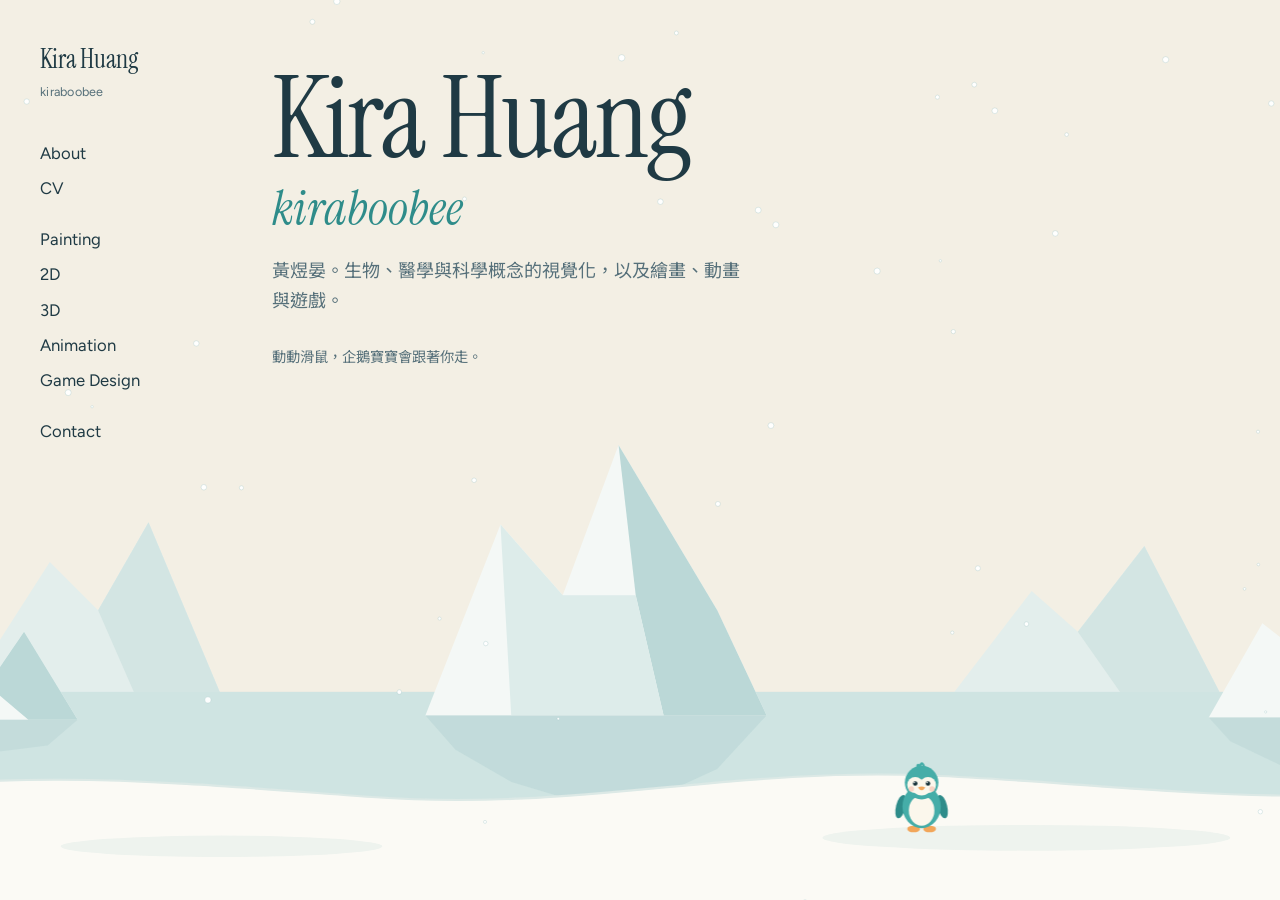
<file: site/index.html>
<!DOCTYPE html>
<html lang="zh-Hant-TW">
<head>
<meta charset="utf-8">
<meta name="viewport" content="width=device-width, initial-scale=1">
<title>Kira Huang Portfolio</title>
<meta name="description" content="Kira Huang（黃煜晏，kiraboobee）的線上作品集：繪畫、2D、3D、動畫與遊戲設計。">
<link rel="preconnect" href="https://fonts.googleapis.com">
<link rel="preconnect" href="https://fonts.gstatic.com" crossorigin>
<link href="https://fonts.googleapis.com/css2?family=Figtree:wght@400;500;600&family=Instrument+Serif:ital@0;1&family=Noto+Sans+TC:wght@400;500&family=Noto+Serif+TC:wght@400;600&display=swap" rel="stylesheet">
<link rel="stylesheet" href="assets/css/style.css">
</head>
<body class="is-home">

<a class="skip" href="#view">跳到主要內容</a>

<!-- 雪花與企鵝腳印畫在這張畫布上 -->
<canvas id="snow" aria-hidden="true"></canvas>

<!-- 冰山與雪地場景（首頁放大，其他頁面縮成底部一條） -->
<div class="scene" aria-hidden="true">
  <svg viewBox="0 0 1440 520" preserveAspectRatio="xMidYMax slice">
    <g class="layer" data-depth="6">
      <polygon fill="#E3EEEC" points="90,330 170,205 215,250 262,168 330,330"/>
      <polygon fill="#D3E5E3" points="262,168 330,330 250,330 215,250"/>
      <polygon fill="#E3EEEC" points="1010,330 1085,232 1128,270 1190,190 1262,330"/>
      <polygon fill="#D3E5E3" points="1190,190 1262,330 1170,330 1128,270"/>
    </g>
    <rect class="sea" x="-60" y="326" width="1560" height="120" fill="#CFE4E2"/>
    <g class="layer" data-depth="14">
      <g class="berg bob-a">
        <polygon fill="#F4F8F6" points="520,348 590,170 648,236 700,96 792,250 838,348"/>
        <polygon fill="#BBD8D7" points="700,96 792,250 838,348 742,348 716,236"/>
        <polygon fill="#DDECEA" points="590,170 648,236 716,236 742,348 600,348"/>
        <polygon fill="#B9D6D5" opacity=".55" points="520,348 838,348 792,398 700,440 600,410 548,380"/>
      </g>
      <g class="berg bob-b">
        <polygon fill="#F4F8F6" points="1250,350 1300,262 1338,292 1372,226 1436,350"/>
        <polygon fill="#BBD8D7" points="1372,226 1436,350 1368,350 1338,292"/>
        <polygon fill="#B9D6D5" opacity=".5" points="1250,350 1436,350 1396,384 1320,396 1270,372"/>
      </g>
      <g class="berg bob-c">
        <polygon fill="#F4F8F6" points="40,352 78,300 112,320 146,270 196,352"/>
        <polygon fill="#BBD8D7" points="146,270 196,352 150,352 112,320"/>
        <polygon fill="#B9D6D5" opacity=".5" points="40,352 196,352 168,376 104,384 60,368"/>
      </g>
    </g>
    <g class="layer" data-depth="26">
      <path fill="#FBFAF5" d="M-60,430 C120,392 300,412 470,424 C660,438 800,396 990,404 C1180,412 1320,438 1500,410 L1500,540 L-60,540 Z"/>
      <path fill="none" stroke="#DCE9E6" stroke-width="2" d="M-60,430 C120,392 300,412 470,424 C660,438 800,396 990,404 C1180,412 1320,438 1500,410"/>
      <ellipse fill="#EEF3EE" cx="330" cy="470" rx="150" ry="10"/>
      <ellipse fill="#EEF3EE" cx="1080" cy="462" rx="190" ry="12"/>
    </g>
  </svg>
</div>

<header class="side">
  <a class="brand" href="#home" data-route="home"></a>
  <button class="menu-toggle" aria-expanded="false" aria-controls="nav">選單</button>
  <nav id="nav" aria-label="主要導覽"></nav>
</header>

<main id="view" tabindex="-1"></main>

<!-- 作品詳細內容視窗 -->
<dialog id="work" aria-label="作品詳細內容">
  <div class="work-bar">
    <button class="w-prev" type="button">上一件</button>
    <button class="w-next" type="button">下一件</button>
    <button class="w-close" type="button">關閉</button>
  </div>
  <div class="work-body"></div>
</dialog>

<!-- 跟著游標走的藍綠色企鵝寶寶 -->
<div id="penguin" role="img" aria-label="企鵝寶寶">
  <span class="peng-say"></span>
  <div class="peng-flip">
    <svg viewBox="0 0 80 92" width="64" height="74">
      <ellipse class="foot foot-l" cx="30" cy="86" rx="8" ry="4.2" fill="#F2A65A"/>
      <ellipse class="foot foot-r" cx="50" cy="86" rx="8" ry="4.2" fill="#F2A65A"/>
      <g class="peng-body">
        <ellipse cx="14" cy="58" rx="6" ry="15" fill="#2E8C8A" transform="rotate(14 14 58)"/>
        <ellipse cx="66" cy="58" rx="6" ry="15" fill="#2E8C8A" transform="rotate(-14 66 58)"/>
        <ellipse cx="40" cy="58" rx="24" ry="27" fill="#45ADA8"/>
        <ellipse cx="40" cy="63" rx="16" ry="19" fill="#FBF7EC"/>
        <circle cx="40" cy="28" r="21" fill="#45ADA8"/>
        <path d="M37 8 q3 -8 5 0 q4 -5 3 2" fill="none" stroke="#45ADA8" stroke-width="3" stroke-linecap="round"/>
        <circle cx="32" cy="31" r="10" fill="#FBF7EC"/>
        <circle cx="48" cy="31" r="10" fill="#FBF7EC"/>
        <ellipse cx="40" cy="36" rx="11" ry="8" fill="#FBF7EC"/>
        <circle cx="27" cy="36" r="3.4" fill="#F6C3B4" opacity=".7"/>
        <circle cx="53" cy="36" r="3.4" fill="#F6C3B4" opacity=".7"/>
        <g class="eyes" fill="#17323A">
          <circle cx="32" cy="29" r="2.8"/><circle cx="48" cy="29" r="2.8"/>
        </g>
        <circle cx="33" cy="28" r=".9" fill="#fff"/><circle cx="49" cy="28" r=".9" fill="#fff"/>
        <path d="M35.5 34 Q40 41 44.5 34 Q40 31.5 35.5 34Z" fill="#F2A65A"/>
      </g>
    </svg>
  </div>
</div>

<!-- 文字與作品內容放在 content/site.json 與 content/works.json，由 app.js 讀取 -->
<script src="assets/js/app.js"></script>
<script src="assets/js/penguin.js"></script>
</body>
</html>
</file>
<file: site/assets/css/style.css>
/* ───────── 色彩與字體設定（改這裡就能換整站風格） ───────── */
:root{
  --paper:#F3EFE4;      /* 米白底 */
  --snow:#FBFAF5;       /* 雪地白 */
  --ink:#1F3A44;        /* 冰川墨色（文字） */
  --ink-soft:#56707A;   /* 次要文字 */
  --teal:#2E8C8A;       /* 企鵝藍綠（連結、重點） */
  --ice:#CFE4E2;        /* 淺冰色 */
  --line:#D9DDD2;       /* 細線 */
  --side:232px;
  --display:"Instrument Serif","Noto Serif TC","Songti TC",Georgia,serif;
  --body:"Figtree","Noto Sans TC","PingFang TC","Microsoft JhengHei",system-ui,sans-serif;
}
*,*::before,*::after{box-sizing:border-box}
html{font-size:17px;-webkit-text-size-adjust:100%}
body{margin:0;background:var(--paper);color:var(--ink);font-family:var(--body);line-height:1.7;min-height:100vh;overflow-x:hidden}
img,video,svg{max-width:100%;display:block}
a{color:inherit;text-decoration-color:var(--teal);text-underline-offset:.22em;text-decoration-thickness:1px}
a:hover{color:var(--teal)}
button{font:inherit;color:inherit;background:none;border:0;padding:0;cursor:pointer}
:focus-visible{outline:2px solid var(--teal);outline-offset:3px;border-radius:2px}
h1,h2,h3{font-family:var(--display);font-weight:400;line-height:1.1;margin:0}
p{margin:0 0 1em}
.skip{position:absolute;left:-999px;top:8px;background:var(--ink);color:var(--paper);padding:.4em .8em;z-index:50}
.skip:focus{left:8px}

/* ───────── 雪花畫布、冰山場景 ───────── */
#snow{position:fixed;inset:0;width:100%;height:100%;pointer-events:none;z-index:1}
.scene{position:fixed;left:0;right:0;bottom:0;height:26vh;overflow:hidden;pointer-events:none;z-index:0;opacity:.6;transition:height .7s cubic-bezier(.2,.7,.2,1),opacity .5s;-webkit-mask-image:linear-gradient(transparent,#000 45%);mask-image:linear-gradient(transparent,#000 45%)}
.scene svg{width:100%;height:100%}
.is-home .scene{height:62vh;opacity:1;-webkit-mask-image:none;mask-image:none}
.layer{transition:transform .5s cubic-bezier(.2,.7,.2,1)}
.berg{transform-box:fill-box;transform-origin:50% 100%}
.bob-a{animation:bob 9s ease-in-out infinite}
.bob-b{animation:bob 7s ease-in-out -2s infinite}
.bob-c{animation:bob 8s ease-in-out -4s infinite}
@keyframes bob{0%,100%{transform:translateY(0) rotate(0)}50%{transform:translateY(5px) rotate(.5deg)}}

/* ───────── 側邊導覽 ───────── */
.side{position:fixed;top:0;left:0;bottom:0;width:var(--side);padding:44px 0 0 40px;z-index:5}
.brand{display:block;font-family:var(--display);font-size:1.55rem;line-height:1.2;text-decoration:none;margin-bottom:2.2rem}
.brand small{display:block;font-family:var(--body);font-size:.74rem;color:var(--ink-soft);margin-top:.5rem;letter-spacing:.02em}
#nav{display:flex;flex-direction:column;gap:.18rem;align-items:flex-start}
#nav a{font-size:.98rem;text-decoration:none;padding:.12rem 0;position:relative}
#nav a::before{content:"";position:absolute;left:-18px;top:50%;width:9px;height:9px;margin-top:-4px;background:var(--teal);clip-path:polygon(50% 0,100% 100%,0 100%);opacity:0;transform:translateX(-4px);transition:opacity .2s,transform .2s}
#nav a:hover::before,#nav a[aria-current="page"]::before{opacity:1;transform:none}
#nav a[aria-current="page"]{color:var(--teal)}
#nav .gap{margin-top:.9rem}
.menu-toggle{display:none}

/* ───────── 主要內容 ───────── */
#view{position:relative;z-index:2;margin-left:var(--side);padding:44px 56px 230px 40px;min-height:100vh;outline:0}
.page-title{font-size:clamp(2.6rem,5.2vw,4.4rem);letter-spacing:-.01em}
.page-intro{max-width:34em;color:var(--ink-soft);margin:1rem 0 0}
.page-head{margin-bottom:2.6rem}

/* 首頁 */
.hero{min-height:calc(38vh - 44px);display:flex;flex-direction:column;justify-content:flex-start;padding-top:2vh}
.hero h1{font-size:clamp(3.4rem,9vw,8rem);letter-spacing:-.02em;line-height:.98}
.hero .latin{font-style:italic;color:var(--teal);font-size:.42em;display:block;margin-top:.2em;letter-spacing:0}
.hero p{max-width:26em;margin-top:1.4rem;font-size:1.06rem;color:var(--ink-soft)}
.hero .hint{font-size:.84rem;margin-top:.6rem}
.is-home #view{padding-bottom:0}

/* 作品牆 */
.filters{display:flex;flex-wrap:wrap;gap:.3rem 1.1rem;margin:0 0 2rem;padding:0;list-style:none;font-size:.9rem}
.filters button{color:var(--ink-soft);padding:.1rem 0;border-bottom:1px solid transparent}
.filters button:hover{color:var(--teal)}
.filters button[aria-pressed="true"]{color:var(--ink);border-bottom-color:var(--teal)}
.wall{columns:3 260px;column-gap:34px}
.tile{break-inside:avoid;margin:0 0 38px;display:block;width:100%;text-align:left}
.tile .frame{position:relative;background:var(--snow);overflow:hidden}
.tile .frame>*{width:100%;height:auto;transition:transform .6s cubic-bezier(.2,.7,.2,1)}
.tile:hover .frame>*{transform:scale(1.025)}
.tile .kind{position:absolute;right:10px;bottom:10px;background:var(--paper);font-size:.72rem;padding:.1rem .5rem;border-radius:99px}
.tile .cap{display:flex;justify-content:space-between;gap:1rem;align-items:baseline;margin-top:.7rem}
.tile .t{font-family:var(--display);font-size:1.2rem;line-height:1.3}
.tile:hover .t{color:var(--teal)}
.tile .y{font-size:.82rem;color:var(--ink-soft);white-space:nowrap}
.tile .m{font-size:.82rem;color:var(--ink-soft);margin-top:.1rem}
.empty{color:var(--ink-soft);max-width:300px;text-align:center;margin-top:1rem}
.empty .sleepy{background:none;margin-bottom:.8rem}
.empty .sleepy rect{fill:none}
.sleepy{width:100%;height:auto}

/* About / CV / Contact */
.about{display:grid;grid-template-columns:minmax(200px,300px) minmax(0,34em);gap:48px;align-items:start}
.about .portrait{background:var(--snow);aspect-ratio:4/5;display:grid;place-items:center;overflow:hidden}
.about .portrait img{width:100%;height:100%;object-fit:cover}
.prose p{font-size:1.04rem}
.cv-group{display:grid;grid-template-columns:150px minmax(0,38em);gap:8px 32px;padding:1.5rem 0;border-top:1px solid var(--line)}
.cv-group h2{font-size:1.5rem;font-style:italic}
.cv-list{list-style:none;margin:0;padding:0}
.cv-list li{display:grid;grid-template-columns:6.2em 1fr;gap:1rem;padding:.28rem 0}
.cv-list .when{color:var(--ink-soft);font-variant-numeric:tabular-nums;font-size:.92rem}
.cv-list .note{display:block;color:var(--ink-soft);font-size:.88rem}
.contact-list{list-style:none;padding:0;margin:0;max-width:34em}
.contact-list li{display:grid;grid-template-columns:7em 1fr;gap:1rem;padding:.8rem 0;border-top:1px solid var(--line)}
.contact-list .k{color:var(--ink-soft);font-size:.92rem}
.contact-list .v{font-family:var(--display);font-size:1.4rem;line-height:1.3;word-break:break-word}

/* ───────── 作品詳細視窗 ───────── */
dialog#work{width:100vw;height:100vh;max-width:none;max-height:none;margin:0;border:0;padding:0;background:var(--paper);color:var(--ink)}
dialog#work::backdrop{background:var(--paper)}
.work-bar{position:sticky;top:0;display:flex;gap:1.4rem;justify-content:flex-end;padding:18px 28px;font-size:.9rem;background:var(--paper);z-index:2}
.work-bar button:hover{color:var(--teal)}
.work-bar .w-close{margin-left:1rem}
.work-body{display:grid;grid-template-columns:minmax(0,1.7fr) minmax(260px,1fr);gap:48px;padding:8px 48px 80px;max-width:1500px;margin:0 auto}
.work-media{display:flex;flex-direction:column;gap:22px}
.work-media figure{margin:0}
.work-media figure>:first-child{width:100%;background:var(--snow)}
.work-media figcaption{font-size:.84rem;color:var(--ink-soft);margin-top:.5rem}
.work-media video{max-height:82vh}
.work-media iframe,.work-media model-viewer{aspect-ratio:16/9;height:auto;border:0;display:block}
.work-media model-viewer{aspect-ratio:4/3}
.work-info{position:sticky;top:70px;align-self:start}
.work-info h2{font-size:clamp(2rem,3.4vw,3rem)}
.meta{margin:1.4rem 0;padding:0;display:grid;grid-template-columns:4.6em 1fr;gap:.3rem 1rem;font-size:.92rem}
.meta dt{color:var(--ink-soft)}
.meta dd{margin:0}
.tags{display:flex;flex-wrap:wrap;gap:.4rem;list-style:none;padding:0;margin:0 0 1.4rem}
.tags li{font-size:.8rem;background:var(--ice);border-radius:99px;padding:.1rem .7rem}
.work-desc{white-space:pre-line}
.work-links{list-style:none;padding:0;margin:1.4rem 0 0}
.work-links li{margin:.3rem 0}

/* ───────── 企鵝 ───────── */
#penguin{position:fixed;left:0;top:0;width:64px;height:74px;z-index:40;will-change:transform;cursor:pointer;-webkit-tap-highlight-color:transparent}
.peng-flip{transition:transform .18s}
.peng-body{transform-origin:40px 84px}
.walk .peng-body{animation:waddle .34s ease-in-out infinite alternate}
.walk .foot-l{animation:step .34s ease-in-out infinite alternate}
.walk .foot-r{animation:step .34s ease-in-out infinite alternate-reverse}
.eyes{transform-box:fill-box;transform-origin:center;animation:blink 4.6s infinite}
.sleep .eyes{animation:none;transform:scaleY(.12)}
.sleep .peng-body{animation:breathe 3s ease-in-out infinite}
.hop .peng-flip>svg{animation:hop .5s cubic-bezier(.3,.7,.3,1)}
.peng-say{position:absolute;left:50%;bottom:100%;transform:translateX(-50%);white-space:nowrap;font-size:.8rem;background:var(--snow);border-radius:99px;padding:.05rem .65rem;opacity:0;transition:opacity .25s;pointer-events:none}
.peng-say.on{opacity:1}
@keyframes waddle{from{transform:rotate(-7deg)}to{transform:rotate(7deg)}}
@keyframes step{from{transform:translateY(0)}to{transform:translateY(-3px)}}
@keyframes blink{0%,94%,100%{transform:scaleY(1)}97%{transform:scaleY(.1)}}
@keyframes breathe{0%,100%{transform:scaleY(1)}50%{transform:scaleY(.965)}}
@keyframes hop{0%,100%{transform:translateY(0)}45%{transform:translateY(-22px)}}

/* ───────── 手機與平板 ───────── */
@media (max-width:860px){
  .side{position:sticky;top:0;width:auto;bottom:auto;padding:14px 20px;background:var(--paper);display:flex;justify-content:space-between;align-items:center;flex-wrap:wrap}
  .brand{margin:0;font-size:1.3rem}
  .brand small{display:none}
  .menu-toggle{display:block;font-size:.92rem;padding:.3rem .2rem}
  #nav{display:none;width:100%;padding:.8rem 0 .4rem 18px}
  #nav.open{display:flex}
  #nav a{font-size:1.1rem;padding:.25rem 0}
  #view{margin-left:0;padding:24px 20px 200px}
  .scene{height:20vh}
  .is-home .scene{height:48vh}
  .hero{min-height:0}
  .about{grid-template-columns:1fr;gap:24px}
  .about .portrait{max-width:240px}
  .cv-group{grid-template-columns:1fr}
  .work-body{grid-template-columns:1fr;padding:0 20px 60px;gap:24px}
  .work-info{position:static}
  .work-bar{padding:14px 20px;justify-content:space-between}
  .wall{column-gap:20px}
}

/* 尊重「減少動態效果」的系統設定 */
@media (prefers-reduced-motion:reduce){
  *,*::before,*::after{animation:none!important;transition:none!important}
}
</file>
